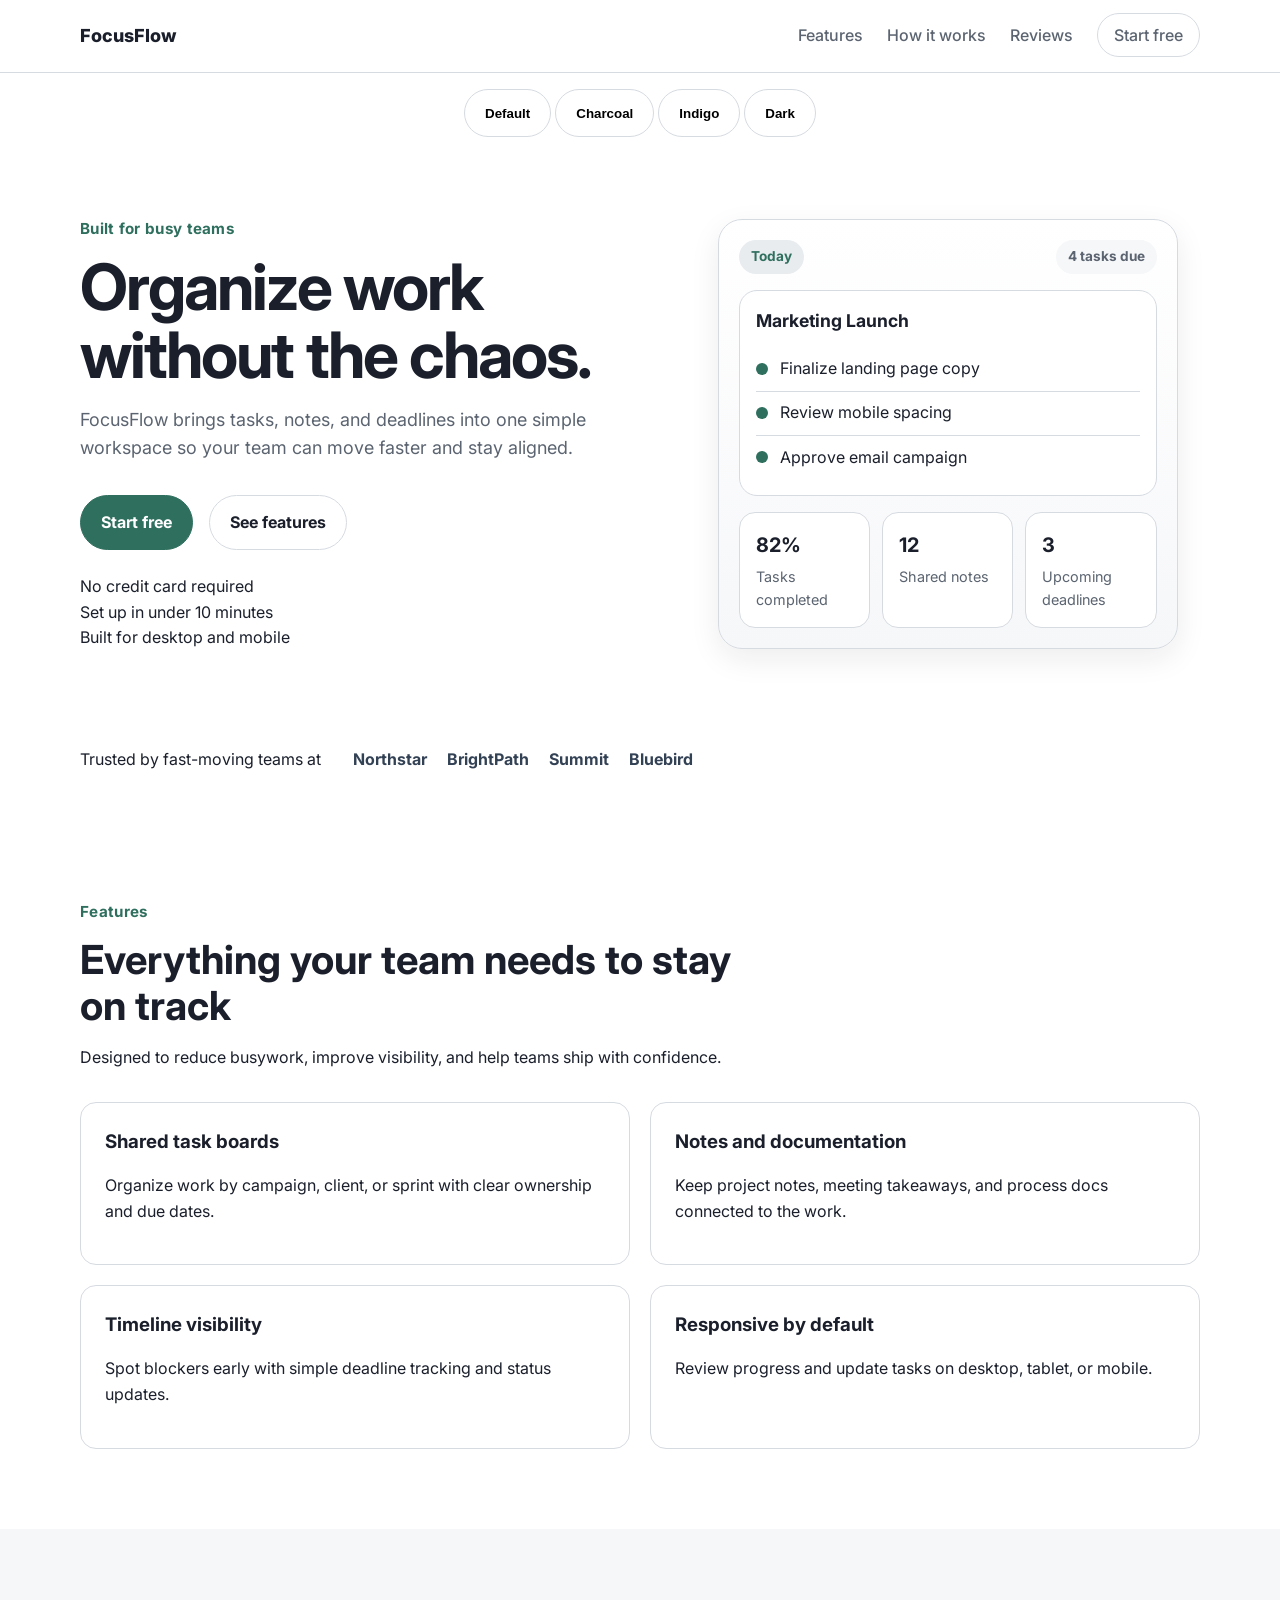
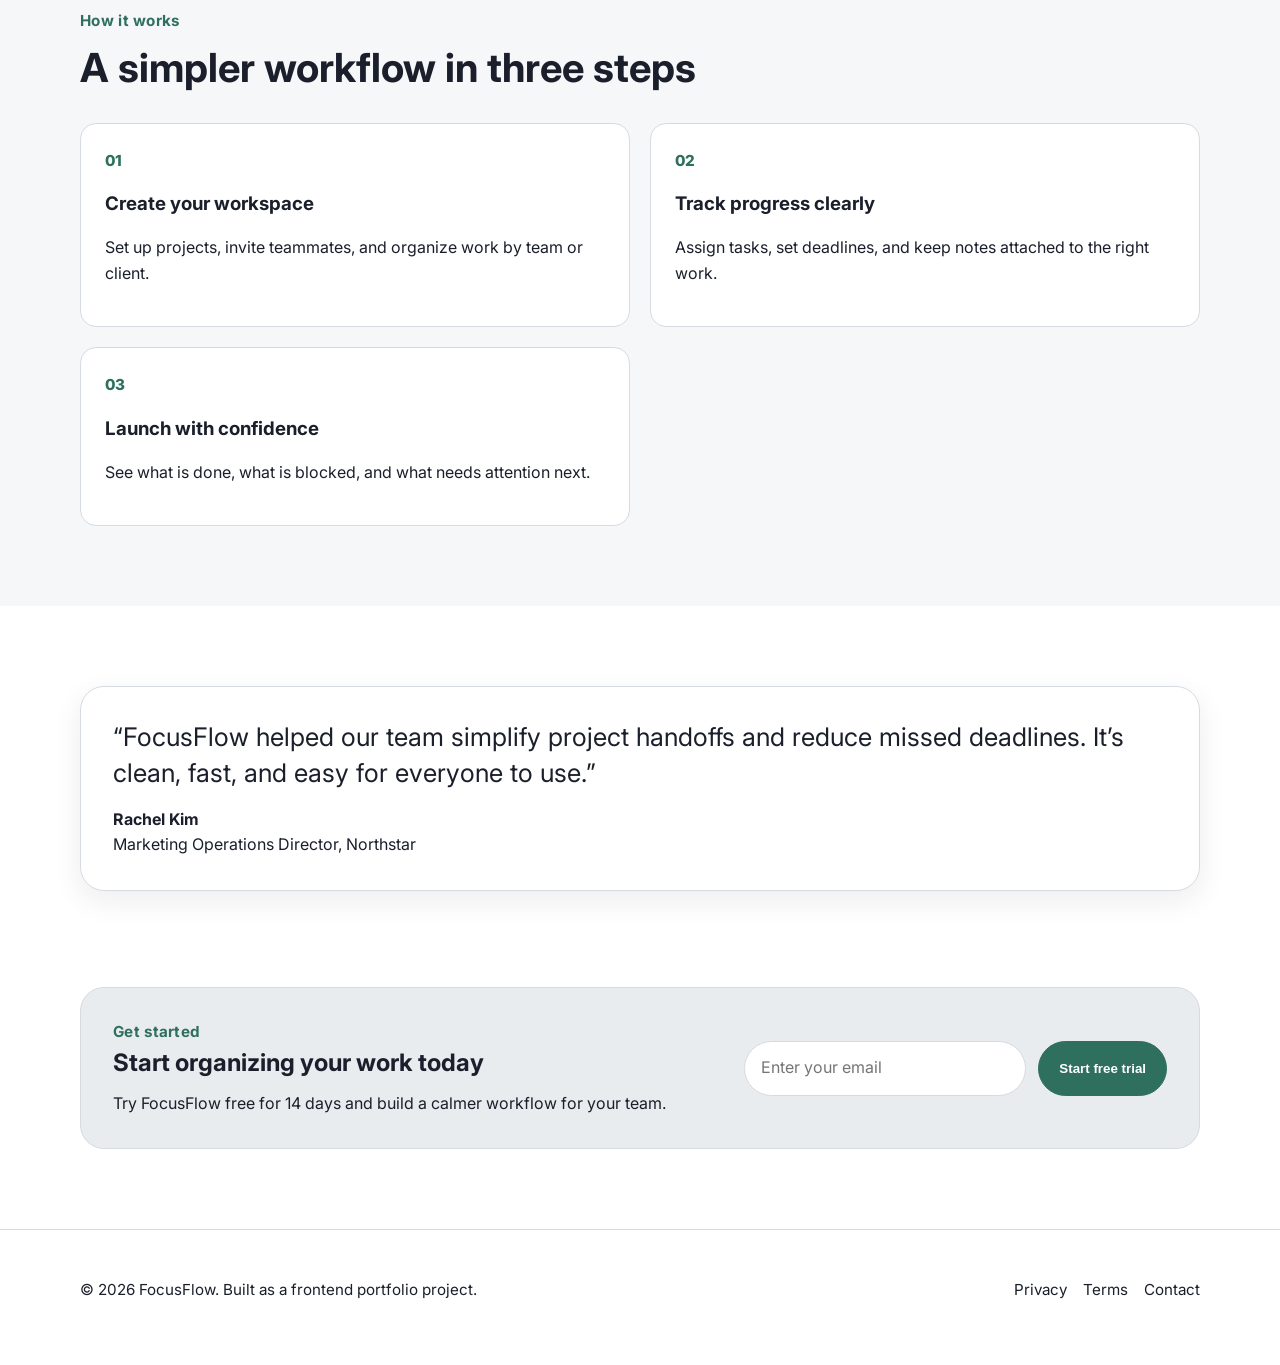
<file: landing_page_example.html>
<!DOCTYPE html>
<html lang="en">
<head>
<meta charset="UTF-8" />
<meta name="viewport" content="width=device-width, initial-scale=1.0" />
<title>FocusFlow | Organize work without the chaos</title>
<meta name="description" content="FocusFlow helps teams organize tasks, notes, and deadlines in one clear workspace." />
<link rel="preconnect" href="https://fonts.googleapis.com" />
<link rel="preconnect" href="https://fonts.gstatic.com" crossorigin />
<link href="https://fonts.googleapis.com/css2?family=Inter:wght@400;500;600;700;800&display=swap" rel="stylesheet" />
<link rel="stylesheet" href="styles.css" />
</head>
<body>
<a class="skip-link" href="#main">Skip to content</a>
<header class="site-header">
  <div class="container header-inner"> <a href="#" class="logo">FocusFlow</a>
    <button
        class="menu-toggle"
        aria-expanded="false"
        aria-controls="site-nav"
        aria-label="Open menu"
      > Menu </button>
    <nav id="site-nav" class="site-nav" aria-label="Primary navigation">
      <ul>
        <li><a href="#features">Features</a></li>
        <li><a href="#how-it-works">How it works</a></li>
        <li><a href="#testimonial">Reviews</a></li>
        <li><a href="#cta" class="nav-cta">Start free</a></li>
      </ul>
    </nav>
  </div>
</header>
<main id="main">
	<div class="themes">
		<button onclick="setTheme('default')" class="button button-secondary">Default</button>
		<button onclick="setTheme('charcoal')" class="button button-secondary">Charcoal</button>
		<button onclick="setTheme('indigo')" class="button button-secondary">Indigo</button>
		<button onclick="setTheme('dark')" class="button button-secondary">Dark</button>
	</div>
  <section class="hero">
    <div class="container hero-grid">
      <div class="hero-copy">
        <p class="eyebrow">Built for busy teams</p>
        <h1>Organize work without the chaos.</h1>
        <p class="hero-text"> FocusFlow brings tasks, notes, and deadlines into one simple workspace
          so your team can move faster and stay aligned. </p>
        <div class="hero-actions"> <a href="#cta" class="button button-primary">Start free</a> <a href="#features" class="button button-secondary">See features</a> </div>
        <ul class="hero-points" aria-label="Key product benefits">
          <li>No credit card required</li>
          <li>Set up in under 10 minutes</li>
          <li>Built for desktop and mobile</li>
        </ul>
      </div>
      <div class="hero-card" aria-hidden="true">
        <div class="dashboard-card">
          <div class="dashboard-top"> <span class="badge">Today</span> <span class="badge badge-muted">4 tasks due</span> </div>
          <div class="dashboard-panel">
            <h2>Marketing Launch</h2>
            <ul>
              <li><span></span>Finalize landing page copy</li>
              <li><span></span>Review mobile spacing</li>
              <li><span></span>Approve email campaign</li>
            </ul>
          </div>
          <div class="dashboard-stats">
            <div> <strong>82%</strong> <span>Tasks completed</span> </div>
            <div> <strong>12</strong> <span>Shared notes</span> </div>
            <div> <strong>3</strong> <span>Upcoming deadlines</span> </div>
          </div>
        </div>
      </div>
    </div>
  </section>
  <section class="trust-bar" aria-label="Trusted by teams">
    <div class="container trust-items">
      <p>Trusted by fast-moving teams at</p>
      <ul>
        <li>Northstar</li>
        <li>BrightPath</li>
        <li>Summit</li>
        <li>Bluebird</li>
      </ul>
    </div>
  </section>
  <section id="features" class="section">
    <div class="container">
      <div class="section-heading">
        <p class="eyebrow">Features</p>
        <h2>Everything your team needs to stay on track</h2>
        <p> Designed to reduce busywork, improve visibility, and help teams ship
          with confidence. </p>
      </div>
      <div class="feature-grid">
        <article class="card">
          <h3>Shared task boards</h3>
          <p> Organize work by campaign, client, or sprint with clear ownership and due dates. </p>
        </article>
        <article class="card">
          <h3>Notes and documentation</h3>
          <p> Keep project notes, meeting takeaways, and process docs connected to the work. </p>
        </article>
        <article class="card">
          <h3>Timeline visibility</h3>
          <p> Spot blockers early with simple deadline tracking and status updates. </p>
        </article>
        <article class="card">
          <h3>Responsive by default</h3>
          <p> Review progress and update tasks on desktop, tablet, or mobile. </p>
        </article>
      </div>
    </div>
  </section>
  <section id="how-it-works" class="section section-alt">
    <div class="container">
      <div class="section-heading">
        <p class="eyebrow">How it works</p>
        <h2>A simpler workflow in three steps</h2>
      </div>
      <div class="steps-grid">
        <article class="step"> <span class="step-number">01</span>
          <h3>Create your workspace</h3>
          <p>Set up projects, invite teammates, and organize work by team or client.</p>
        </article>
        <article class="step"> <span class="step-number">02</span>
          <h3>Track progress clearly</h3>
          <p>Assign tasks, set deadlines, and keep notes attached to the right work.</p>
        </article>
        <article class="step"> <span class="step-number">03</span>
          <h3>Launch with confidence</h3>
          <p>See what is done, what is blocked, and what needs attention next.</p>
        </article>
      </div>
    </div>
  </section>
  <section id="testimonial" class="section">
    <div class="container">
      <blockquote class="testimonial">
        <p> “FocusFlow helped our team simplify project handoffs and reduce missed deadlines.
          It’s clean, fast, and easy for everyone to use.” </p>
        <footer> <strong>Rachel Kim</strong> <span>Marketing Operations Director, Northstar</span> </footer>
      </blockquote>
    </div>
  </section>
  <section id="cta" class="section cta-section">
    <div class="container cta-box">
      <div>
        <p class="eyebrow">Get started</p>
        <h2>Start organizing your work today</h2>
        <p> Try FocusFlow free for 14 days and build a calmer workflow for your team. </p>
      </div>
      <form class="cta-form">
        <label for="email" class="sr-only">Email address</label>
        <input id="email" name="email" type="email" placeholder="Enter your email" />
        <button type="submit" class="button button-primary">Start free trial</button>
      </form>
    </div>
  </section>
</main>
<footer class="site-footer">
  <div class="container footer-inner">
    <p>&copy; 2026 FocusFlow. Built as a frontend portfolio project.</p>
    <ul>
      <li><a href="#">Privacy</a></li>
      <li><a href="#">Terms</a></li>
      <li><a href="#">Contact</a></li>
    </ul>
  </div>
</footer>
<script src="scripts.js"></script>
</body>
</html>
</file>
<file: styles.css>
/* ========================================
   VARIABLES / THEMES
   Define all color, spacing, and UI variables
======================================== */
:root {
  /* --------------------------------------
     Base colors
  -------------------------------------- */
  --bg: #ffffff;                  /* Page background */
  --surface: #f6f7f9;             /* Card and panel surfaces */
  --surface-strong: #e8ecef;      /* Slightly highlighted surfaces */
  --text: #1a1f2b;                /* Primary text color */
  --muted: #5b6470;               /* Secondary / muted text color */
  --border: #d6dbe1;              /* Standard border color */

  /* --------------------------------------
     Accent colors
  -------------------------------------- */
  --accent: #2f6f5e;              /* Primary interactive elements */
  --accent-dark: #235445;         /* Hover / active accent */
  
  /* --------------------------------------
     Layout / UI
  -------------------------------------- */
  --shadow: 0 10px 30px rgba(20, 30, 40, 0.08);  /* Card shadows */
  --radius: 16px;                   /* Standard border radius */
  --max-width: 1120px;              /* Page max width */
}

/* ----------------------------------------
   DARK GRAY THEME
---------------------------------------- */
[data-theme="charcoal"] {
  --bg: #ffffff;
  --surface: #f4f5f7;
  --surface-strong: #e6e8eb;
  --text: #1f2933;
  --muted: #6b7280;
  --border: #d1d5db;
  --accent: #374151;
  --accent-dark: #111827;
}

/* ----------------------------------------
   INDIGO THEME
---------------------------------------- */
[data-theme="indigo"] {
  --bg: #ffffff;
  --surface: #f5f7fb;
  --surface-strong: #e9ecf5;
  --text: #111827;
  --muted: #667085;
  --border: #d0d5dd;
  --accent: #4f46e5;
  --accent-dark: #3730a3;
}

/* ----------------------------------------
   DARK MODE
---------------------------------------- */
[data-theme="dark"] {
  --bg: #0f172a;
  --surface: #111827;
  --surface-strong: #1f2937;
  --text: #e5e7eb;
  --muted: #9ca3af;
  --border: #374151;
  --accent: #34d399;
  --accent-dark: #059669;
  --shadow: 0 10px 30px rgba(0, 0, 0, 0.4);
}

/* ========================================
   GLOBAL / RESET
   Normalize browser defaults and box-sizing
======================================== */
*,
*::before,
*::after {
  box-sizing: border-box;  /* Ensure padding/border doesn't affect width */
}

html {
  scroll-behavior: smooth;  /* Smooth scrolling for anchor links */
}

body {
  margin: 0;
  font-family: "Inter", sans-serif;
  color: var(--text);
  background: var(--bg);
  line-height: 1.6;
}

img {
  max-width: 100%;   /* Responsive images */
  display: block;
}

a {
  color: inherit;
  text-decoration: none;
}

ul {
  margin: 0;
  padding: 0;
  list-style: none;
}

/* ========================================
   LAYOUT / CONTAINERS
======================================== */
.container {
  width: min(100% - 2rem, var(--max-width));
  margin-inline: auto; /* Center horizontally */
}

/* Skip link for accessibility */
.skip-link {
  position: absolute;
  left: -9999px;
  top: 1rem;
  background: var(--text);
  color: #fff;
  padding: 0.75rem 1rem;
  border-radius: 0.5rem;
}

.skip-link:focus {
  left: 1rem;
  z-index: 999;
}

/* ========================================
   HEADER / NAVIGATION
======================================== */
.site-header {
  position: sticky;  /* Stays at top on scroll */
  top: 0;
  z-index: 10;
  background: rgba(255, 255, 255, 0.95);
  border-bottom: 1px solid var(--border);
  backdrop-filter: blur(10px);  /* Glassy effect */
}

.header-inner {
  display: flex;
  align-items: center;
  justify-content: space-between;
  min-height: 72px;
  gap: 1rem;
}

/* Logo styling */
.logo {
  font-weight: 800;
  font-size: 1.125rem;
}

/* Navigation list */
.site-nav ul {
  display: flex;
  align-items: center;
  gap: 1.5rem;
}

/* Navigation links */
.site-nav a {
  color: var(--muted);
  font-weight: 500;
}

.site-nav a:hover,
.site-nav a:focus {
  color: var(--text);
}

/* Call-to-action button in nav */
.nav-cta {
  padding: 0.7rem 1rem;
  border: 1px solid var(--border);
  border-radius: 999px;
}

/* Mobile menu toggle */
.menu-toggle {
  display: none;
  border: 1px solid var(--border);
  background: #fff;
  padding: 0.7rem 1rem;
  border-radius: 999px;
  font: inherit;
}

/* ========================================
   THEME SELECTION SECTION
======================================== */
.themes {
	text-align: center;
	margin: 1em 0 0;
}

/* ========================================
   HERO / LANDING SECTION
======================================== */
.hero {
  padding: 5rem 0 4rem;
}

.hero-grid {
  display: grid;
  grid-template-columns: 1.1fr 0.9fr;
  gap: 3rem;
  align-items: center;
}

.eyebrow {
  margin: 0 0 0.75rem;
  color: var(--accent);
  font-weight: 700;
  font-size: 0.95rem;
  letter-spacing: 0.02em;
}

/* Main heading */
.hero h1 {
  margin: 0 0 1rem;
  font-size: clamp(2.5rem, 5vw, 4.5rem);
  line-height: 1.05;
  letter-spacing: -0.03em;
}

/* Hero subtext */
.hero-text {
  max-width: 60ch;
  font-size: 1.125rem;
  color: var(--muted);
}

/* Hero action buttons */
.hero-actions {
  display: flex;
  flex-wrap: wrap;
  gap: 1rem;
  margin: 2rem 0 1.5rem;
}

/* ========================================
   BUTTONS
   Primary, secondary, and hover states
======================================== */
.button {
  display: inline-flex;
  align-items: center;
  justify-content: center;
  min-height: 48px;
  padding: 0.85rem 1.25rem;
  border-radius: 999px;
  font-weight: 700;
  border: 1px solid var(--border);
}

.button-primary {
  background: var(--accent);
  color: #fff;
  border-color: var(--accent);
}

.button-primary:hover,
.button-primary:focus {
  background: var(--accent-dark);
}

.button-secondary {
  background: #fff;
}

/* ========================================
   DASHBOARD CARDS
   Stats, badges, panels
======================================== */
.dashboard-card {
  width: 100%;
  max-width: 460px;
  background: linear-gradient(180deg, #ffffff 0%, var(--surface) 100%);
  border: 1px solid var(--border);
  border-radius: 24px;
  box-shadow: var(--shadow);
  padding: 1.25rem;
}

/* Dashboard top row layout */
.dashboard-top {
  display: flex;
  justify-content: space-between;
  gap: 0.75rem;
  margin-bottom: 1rem;
}

/* Badge / label styles */
.badge {
  display: inline-flex;
  padding: 0.4rem 0.75rem;
  border-radius: 999px;
  background: var(--surface-strong);
  color: var(--accent);
  font-size: 0.85rem;
  font-weight: 700;
}

.badge-muted {
  background: var(--surface);
  color: var(--muted);
}

/* Panel container */
.dashboard-panel {
  border: 1px solid var(--border);
  border-radius: 18px;
  padding: 1rem;
  background: #fff;
}

/* Panel headings */
.dashboard-panel h2 {
  font-size: 1.1rem;
  margin: 0 0 0.75rem;
}

/* List items in panels */
.dashboard-panel li {
  display: flex;
  align-items: center;
  gap: 0.75rem;
  padding: 0.55rem 0;
  border-top: 1px solid var(--border);
}

.dashboard-panel li:first-child {
  border-top: 0;
}

/* Status indicator dot */
.dashboard-panel span {
  width: 12px;
  height: 12px;
  border-radius: 50%;
  background: var(--accent);
  flex-shrink: 0;
}

/* ========================================
   DASHBOARD STATS
   Display key numbers in a grid
======================================== */
.dashboard-stats {
  display: grid;
  grid-template-columns: repeat(3, 1fr);  /* 3 stats side-by-side */
  gap: 0.75rem;
  margin-top: 1rem;
}

.dashboard-stats div {
  padding: 1rem;
  border: 1px solid var(--border);
  border-radius: 16px;
  background: #fff;
}

.dashboard-stats strong {
  display: block;
  font-size: 1.25rem;   /* Main statistic */
}

.dashboard-stats span {
  display: block;
  color: var(--muted);
  font-size: 0.9rem;    /* Label or unit */
  margin-top: 0.25rem;
}

/* ========================================
   TRUST BARS / PARTNER LOGOS
======================================== */
.trust-bar {
  padding: 1rem 0 2rem;
}

.trust-items {
  display: flex;
  flex-wrap: wrap;
  align-items: center;
  gap: 1rem 2rem;
}

.trust-items ul {
  display: flex;
  flex-wrap: wrap;
  gap: 1.25rem;
  font-weight: 700;
  color: #334155;
}

/* ========================================
   SECTIONS / LAYOUT
======================================== */
.section {
  padding: 5rem 0;
}

.section-alt {
  background: var(--surface);
}

.section-heading {
  max-width: 680px;
  margin-bottom: 2rem;
}

.section-heading h2 {
  margin: 0 0 0.75rem;
  font-size: clamp(1.85rem, 4vw, 2.5rem);
  line-height: 1.15;
}

/* ========================================
   FEATURE / STEPS GRIDS
======================================== */
.feature-grid,
.steps-grid {
  display: grid;
  gap: 1.25rem;
  grid-template-columns: repeat(2, minmax(0, 1fr));  /* 2 columns responsive */
}

.card,
.step {
  background: #fff;
  border: 1px solid var(--border);
  border-radius: var(--radius);
  padding: 1.5rem;
}

.card h3,
.step h3 {
  margin-top: 0;
  margin-bottom: 0.75rem;
}

.step-number {
  display: inline-block;
  margin-bottom: 1rem;
  color: var(--accent);
  font-weight: 800;
  font-size: 0.95rem;
}

/* ========================================
   TESTIMONIALS
======================================== */
.testimonial {
  margin: 0;
  padding: 2rem;
  border: 1px solid var(--border);
  border-radius: 24px;
  background: #fff;
  box-shadow: var(--shadow);
}

.testimonial p {
  margin: 0 0 1rem;
  font-size: clamp(1.2rem, 2.5vw, 1.6rem);
  line-height: 1.4;
}

.testimonial footer strong,
.testimonial footer span {
  display: block;
}

/* ========================================
   CALL TO ACTION (CTA)
======================================== */
.cta-section {
  padding-top: 1rem;
}

.cta-box {
  display: grid;
  grid-template-columns: 1fr auto;
  gap: 1.5rem;
  align-items: center;
  background: var(--surface-strong);
  border: 1px solid var(--border);
  border-radius: 24px;
  padding: 2rem;
}

.cta-box h2 {
  margin: 0 0 0.5rem;
}

.cta-box p {
  margin: 0;
}

.cta-form {
  display: flex;
  gap: 0.75rem;
  flex-wrap: wrap;
}

.cta-form input {
  min-width: 260px;
  min-height: 48px;
  padding: 0.85rem 1rem;
  border: 1px solid var(--border);
  border-radius: 999px;
  font: inherit;
}

/* ========================================
   ACCESSIBILITY / SR ONLY
======================================== */
.sr-only {
  position: absolute;
  width: 1px;
  height: 1px;
  margin: -1px;
  padding: 0;
  overflow: hidden;
  border: 0;
  clip: rect(0, 0, 0, 0);
}

/* ========================================
   FOOTER
======================================== */
.site-footer {
  padding: 2rem 0 3rem;
  border-top: 1px solid var(--border);
  font-size: 0.95rem;
}

.footer-inner {
  display: flex;
  justify-content: space-between;
  gap: 1rem;
  align-items: center;
}

.footer-inner ul {
  display: flex;
  gap: 1rem;
}

/* ========================================
   RESPONSIVE / MEDIA QUERIES
======================================== */
@media (max-width: 900px) {
  .hero-grid,
  .cta-box,
  .feature-grid,
  .steps-grid {
    grid-template-columns: 1fr;  /* Stack elements */
  }

  .cta-form {
    width: 100%;
  }

  .cta-form input {
    flex: 1 1 100%;
    min-width: 0;
  }
}

@media (max-width: 760px) {
  .menu-toggle {
    display: inline-flex;
    align-items: center;
    justify-content: center;
  }

  .site-nav {
    display: none;
    width: 100%;
  }

  .site-nav.is-open {
    display: block;
  }

  .header-inner {
    flex-wrap: wrap;
    padding: 0.75rem 0;
  }

  .site-nav ul {
    flex-direction: column;
    align-items: flex-start;
    padding-bottom: 0.5rem;
  }

  .hero {
    padding-top: 3.5rem;
  }

  .hero-points,
  .trust-items,
  .footer-inner {
    flex-direction: column;
    align-items: flex-start;
  }

  .dashboard-stats {
    grid-template-columns: 1fr;  /* Single column for mobile */
  }
}
</file>
